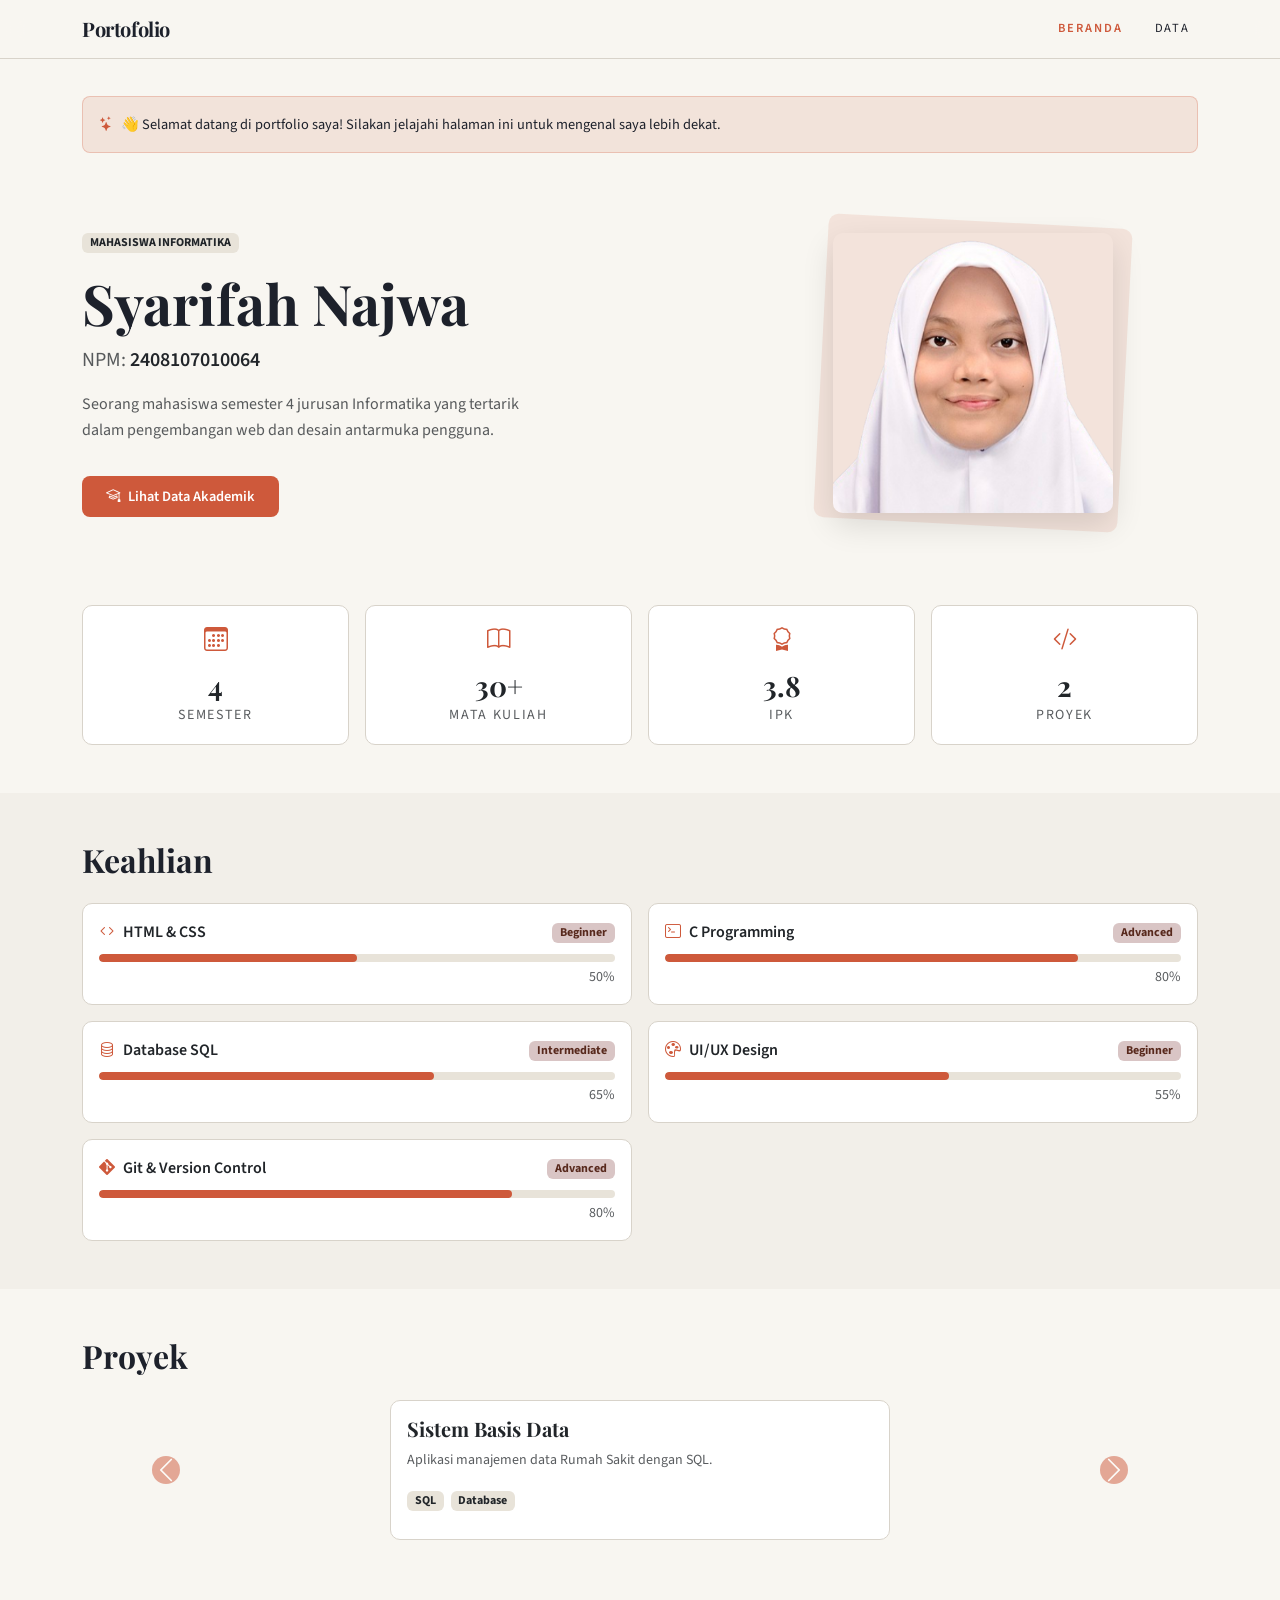
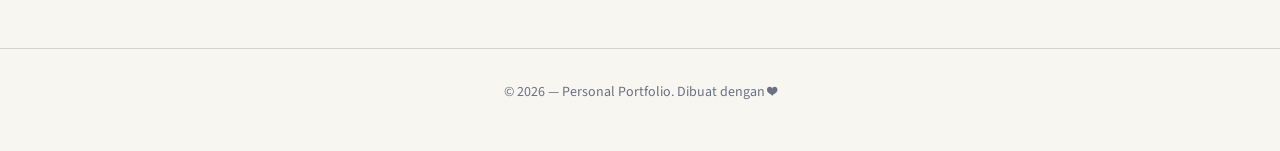
<file: index.html>
<!doctype html>
<html lang="id">
  <head>
    <meta charset="UTF-8" />
    <meta name="viewport" content="width=device-width, initial-scale=1.0" />
    <title>Syarifah Najwa — Portfolio</title>
    <link
      href="https://fonts.googleapis.com/css2?family=Playfair+Display:wght@400;700&family=Source+Sans+3:wght@300;400;600;700&display=swap"
      rel="stylesheet"
    />
    <link
      href="https://cdn.jsdelivr.net/npm/bootstrap@5.3.0/dist/css/bootstrap.min.css"
      rel="stylesheet"
    />
    <link
      href="https://cdn.jsdelivr.net/npm/bootstrap-icons@1.11.0/font/bootstrap-icons.css"
      rel="stylesheet"
    />
    <link rel="stylesheet" href="style.css" />
  </head>
  <body>
    <!-- Navbar -->
    <nav class="navbar navbar-expand-md fixed-top custom-navbar">
      <div class="container">
        <a class="navbar-brand fw-bold font-display" href="index.html"
          >Portofolio</a
        >
        <button
          class="navbar-toggler"
          type="button"
          data-bs-toggle="collapse"
          data-bs-target="#navMenu"
          aria-label="Toggle navigation"
        >
          <span class="navbar-toggler-icon"></span>
        </button>
        <div class="collapse navbar-collapse justify-content-end" id="navMenu">
          <ul class="navbar-nav gap-3">
            <li class="nav-item">
              <a class="nav-link active" href="index.html">Beranda</a>
            </li>
            <li class="nav-item">
              <a class="nav-link" href="data.html">Data</a>
            </li>
          </ul>
        </div>
      </div>
    </nav>

    <!-- Alert Banner -->
    <div class="container mt-alert">
      <div
        class="alert alert-warm d-flex align-items-center gap-2"
        role="alert"
      >
        <i class="bi bi-stars text-accent"></i>
        <span
          >👋 Selamat datang di portfolio saya! Silakan jelajahi halaman ini
          untuk mengenal saya lebih dekat.</span
        >
      </div>
    </div>

    <!-- Hero Section -->
    <section class="hero-section">
      <div class="container">
        <div class="row align-items-center gy-5">
          <div class="col-md-7">
            <span class="badge bg-secondary-custom text-dark mb-3"
              >MAHASISWA INFORMATIKA</span
            >
            <h1 class="font-display fw-bold display-4">Syarifah Najwa</h1>
            <p class="text-muted fs-5">
              NPM: <span class="text-dark fw-semibold">2408107010064</span>
            </p>
            <p class="text-muted mt-3" style="max-width: 440px">
              Seorang mahasiswa semester 4 jurusan Informatika yang tertarik
              dalam pengembangan web dan desain antarmuka pengguna.
            </p>
            <a href="data.html" class="btn btn-accent mt-3">
              <i class="bi bi-mortarboard me-2"></i>Lihat Data Akademik
            </a>
          </div>
          <div class="col-md-5 text-center">
            <div
              class="photo-wrapper"
              data-bs-toggle="tooltip"
              data-bs-placement="bottom"
              title="Syarifah Najwa — Informatika USK"
            >
              <div class="photo-bg-accent"></div>
              <img
                src="NAJWA.png"
                alt="Foto profil Syarifah Najwa"
                class="profile-photo"
              />
            </div>
          </div>
        </div>
      </div>
    </section>

    <!-- Stats Cards -->
    <section class="py-5">
      <div class="container">
        <div class="row g-3">
          <div class="col-6 col-md-3">
            <div class="card stat-card text-center">
              <div class="card-body">
                <i class="bi bi-calendar3 fs-4 text-accent"></i>
                <h3 class="fw-bold font-display mt-2 mb-0">4</h3>
                <small class="text-muted text-uppercase ls-wide"
                  >Semester</small
                >
              </div>
            </div>
          </div>
          <div class="col-6 col-md-3">
            <div class="card stat-card text-center">
              <div class="card-body">
                <i class="bi bi-book fs-4 text-accent"></i>
                <h3 class="fw-bold font-display mt-2 mb-0">30+</h3>
                <small class="text-muted text-uppercase ls-wide"
                  >Mata Kuliah</small
                >
              </div>
            </div>
          </div>
          <div class="col-6 col-md-3">
            <div class="card stat-card text-center">
              <div class="card-body">
                <i class="bi bi-award fs-4 text-accent"></i>
                <h3 class="fw-bold font-display mt-2 mb-0">3.8</h3>
                <small class="text-muted text-uppercase ls-wide">IPK</small>
              </div>
            </div>
          </div>
          <div class="col-6 col-md-3">
            <div class="card stat-card text-center">
              <div class="card-body">
                <i class="bi bi-code-slash fs-4 text-accent"></i>
                <h3 class="fw-bold font-display mt-2 mb-0">2</h3>
                <small class="text-muted text-uppercase ls-wide">Proyek</small>
              </div>
            </div>
          </div>
        </div>
      </div>
    </section>

    <!-- Skills Section -->
    <section class="skills-section py-5">
      <div class="container">
        <h2 class="font-display fw-bold mb-4">Keahlian</h2>
        <div class="row g-3">
          <div class="col-sm-6">
            <div class="card skill-card">
              <div class="card-body">
                <div
                  class="d-flex justify-content-between align-items-center mb-2"
                >
                  <span class="fw-semibold"
                    ><i class="bi bi-code text-accent me-2"></i>HTML & CSS</span
                  >
                  <span class="badge badge-outline">Beginner</span>
                </div>
                <div class="progress" style="height: 8px">
                  <div class="progress-bar bg-accent" style="width: 50%"></div>
                </div>
                <small class="text-muted d-block text-end mt-1">50%</small>
              </div>
            </div>
          </div>

          <div class="col-sm-6">
            <div class="card skill-card">
              <div class="card-body">
                <div
                  class="d-flex justify-content-between align-items-center mb-2"
                >
                  <span class="fw-semibold"
                    ><i class="bi bi-terminal text-accent me-2"></i>C
                    Programming</span
                  >
                  <span class="badge badge-outline">Advanced</span>
                </div>
                <div class="progress" style="height: 8px">
                  <div class="progress-bar bg-accent" style="width: 80%"></div>
                </div>
                <small class="text-muted d-block text-end mt-1">80%</small>
              </div>
            </div>
          </div>

          <div class="col-sm-6">
            <div class="card skill-card">
              <div class="card-body">
                <div
                  class="d-flex justify-content-between align-items-center mb-2"
                >
                  <span class="fw-semibold"
                    ><i class="bi bi-database text-accent me-2"></i>Database
                    SQL</span
                  >
                  <span class="badge badge-outline">Intermediate</span>
                </div>
                <div class="progress" style="height: 8px">
                  <div class="progress-bar bg-accent" style="width: 65%"></div>
                </div>
                <small class="text-muted d-block text-end mt-1">65%</small>
              </div>
            </div>
          </div>

          <div class="col-sm-6">
            <div class="card skill-card">
              <div class="card-body">
                <div
                  class="d-flex justify-content-between align-items-center mb-2"
                >
                  <span class="fw-semibold"
                    ><i class="bi bi-palette text-accent me-2"></i>UI/UX
                    Design</span
                  >
                  <span class="badge badge-outline">Beginner</span>
                </div>
                <div class="progress" style="height: 8px">
                  <div class="progress-bar bg-accent" style="width: 55%"></div>
                </div>
                <small class="text-muted d-block text-end mt-1">55%</small>
              </div>
            </div>
          </div>

          <div class="col-sm-6">
            <div class="card skill-card">
              <div class="card-body">
                <div
                  class="d-flex justify-content-between align-items-center mb-2"
                >
                  <span class="fw-semibold"
                    ><i class="bi bi-git text-accent me-2"></i>Git & Version
                    Control</span
                  >
                  <span class="badge badge-outline">Advanced</span>
                </div>
                <div class="progress" style="height: 8px">
                  <div class="progress-bar bg-accent" style="width: 80%"></div>
                </div>
                <small class="text-muted d-block text-end mt-1">80%</small>
              </div>
            </div>
          </div>
        </div>
      </div>
    </section>

    <!-- Projects Carousel -->
    <section class="py-5">
      <div class="container">
        <h2 class="font-display fw-bold mb-4">Proyek</h2>
        <div
          id="projectCarousel"
          class="carousel slide"
          data-bs-ride="carousel"
        >
          <div class="carousel-inner">
            <div class="carousel-item active">
              <div class="card project-card mx-auto" style="max-width: 500px">
                <div class="card-body">
                  <h5 class="font-display fw-bold">Sistem Basis Data</h5>
                  <p class="text-muted small">
                    Aplikasi manajemen data Rumah Sakit dengan SQL.
                  </p>
                  <span class="badge bg-secondary-custom text-dark me-1"
                    >SQL</span
                  >
                  <span class="badge bg-secondary-custom text-dark"
                    >Database</span
                  >
                </div>
              </div>
            </div>
            <div class="carousel-item">
              <div class="card project-card mx-auto" style="max-width: 500px">
                <div class="card-body">
                  <h5 class="font-display fw-bold">UI/UX Design</h5>
                  <p class="text-muted small">
                    Design aplikasi untuk mengetahui cuaca di suatu tempat
                    wisata.
                  </p>
                  <span class="badge bg-secondary-custom text-dark me-1"
                    >Figma</span
                  >
                  <span class="badge bg-secondary-custom text-dark">UI/UX</span>
                </div>
              </div>
            </div>
          </div>
          <button
            class="carousel-control-prev"
            type="button"
            data-bs-target="#projectCarousel"
            data-bs-slide="prev"
          >
            <span
              class="carousel-control-prev-icon bg-accent rounded-circle p-2"
            ></span>
          </button>
          <button
            class="carousel-control-next"
            type="button"
            data-bs-target="#projectCarousel"
            data-bs-slide="next"
          >
            <span
              class="carousel-control-next-icon bg-accent rounded-circle p-2"
            ></span>
          </button>
        </div>
      </div>
    </section>

    <!-- Footer -->
    <footer class="footer-section">
      <p>&copy; 2026 — Personal Portfolio. Dibuat dengan ❤️</p>
    </footer>

    <script src="https://cdn.jsdelivr.net/npm/bootstrap@5.3.0/dist/js/bootstrap.bundle.min.js"></script>
    <script>
      var tooltipTriggerList = [].slice.call(
        document.querySelectorAll('[data-bs-toggle="tooltip"]'),
      );
      tooltipTriggerList.map(function (el) {
        return new bootstrap.Tooltip(el);
      });
    </script>
  </body>
</html>
</file>
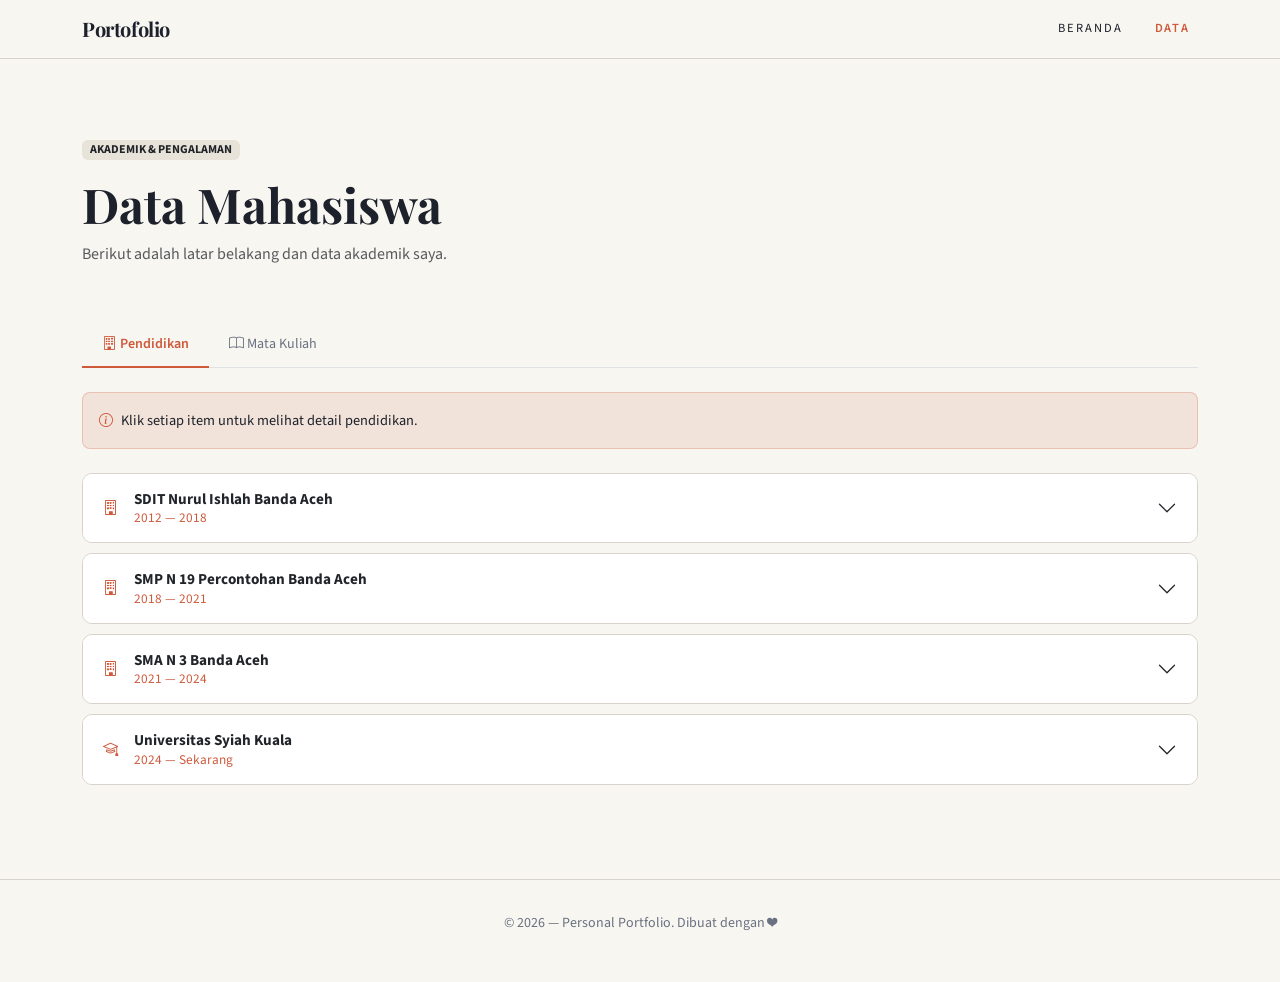
<file: data.html>
<!doctype html>
<html lang="id">
  <head>
    <meta charset="UTF-8" />
    <meta name="viewport" content="width=device-width, initial-scale=1.0" />
    <title>Data Mahasiswa — Syarifah Najwa</title>
        <link
      href="https://fonts.googleapis.com/css2?family=Playfair+Display:wght@400;700&family=Source+Sans+3:wght@300;400;600;700&display=swap"
      rel="stylesheet"
    />
    <link
      href="https://cdn.jsdelivr.net/npm/bootstrap@5.3.0/dist/css/bootstrap.min.css"
      rel="stylesheet"
    />
    <link
      href="https://cdn.jsdelivr.net/npm/bootstrap-icons@1.11.0/font/bootstrap-icons.css"
      rel="stylesheet"
    />
    <link rel="stylesheet" href="style.css" />
  </head>
  <body>
    <!-- Navbar -->
    <nav class="navbar navbar-expand-md fixed-top custom-navbar">
      <div class="container">
        <a class="navbar-brand fw-bold font-display" href="index.html"
          >Portofolio</a
        >
        <button
          class="navbar-toggler"
          type="button"
          data-bs-toggle="collapse"
          data-bs-target="#navMenu"
          aria-label="Toggle navigation"
        >
          <span class="navbar-toggler-icon"></span>
        </button>
        <div class="collapse navbar-collapse justify-content-end" id="navMenu">
          <ul class="navbar-nav gap-3">
            <li class="nav-item">
              <a class="nav-link" href="index.html">Beranda</a>
            </li>
            <li class="nav-item">
              <a class="nav-link active" href="data.html">Data</a>
            </li>
          </ul>
        </div>
      </div>
    </nav>

    <!-- Header -->
    <section class="hero-section pb-3">
      <div class="container">
        <span class="badge bg-secondary-custom text-dark mb-3"
          >AKADEMIK & PENGALAMAN</span
        >
        <h1 class="font-display fw-bold display-5">Data Mahasiswa</h1>
        <p class="text-muted" style="max-width: 540px">
          Berikut adalah latar belakang dan data akademik saya.
        </p>
      </div>
    </section>

    <!-- Tabs -->
    <section class="py-4">
      <div class="container">
        <ul class="nav nav-tabs custom-tabs mb-4" id="dataTabs" role="tablist">
          <li class="nav-item" role="presentation">
            <button
              class="nav-link active"
              id="edu-tab"
              data-bs-toggle="tab"
              data-bs-target="#edu"
              type="button"
              role="tab"
            >
              <i class="bi bi-building me-1"></i>Pendidikan
            </button>
          </li>
          <li class="nav-item" role="presentation">
            <button
              class="nav-link"
              id="mk-tab"
              data-bs-toggle="tab"
              data-bs-target="#mk"
              type="button"
              role="tab"
            >
              <i class="bi bi-book me-1"></i>Mata Kuliah
            </button>
          </li>
        </ul>

        <div class="tab-content" id="dataTabContent">
          <!-- Tab: Pendidikan — Accordion -->
          <div class="tab-pane fade show active" id="edu" role="tabpanel">
            <div
              class="alert alert-warm d-flex align-items-center gap-2 mb-4"
              role="alert"
            >
              <i class="bi bi-info-circle text-accent"></i>
              <span>Klik setiap item untuk melihat detail pendidikan.</span>
            </div>

            <div class="accordion custom-accordion" id="eduAccordion">
              <div class="accordion-item">
                <h2 class="accordion-header">
                  <button
                    class="accordion-button collapsed"
                    type="button"
                    data-bs-toggle="collapse"
                    data-bs-target="#edu1"
                  >
                    <i class="bi bi-building me-3 text-accent"></i>
                    <div>
                      <strong>SDIT Nurul Ishlah Banda Aceh</strong><br /><small
                        class="text-accent"
                        >2012 — 2018</small
                      >
                    </div>
                  </button>
                </h2>
                <div
                  id="edu1"
                  class="accordion-collapse collapse"
                  data-bs-parent="#eduAccordion"
                >
                  <div class="accordion-body text-muted ps-5">
                    Pendidikan dasar dengan kurikulum terpadu.
                  </div>
                </div>
              </div>
              <div class="accordion-item">
                <h2 class="accordion-header">
                  <button
                    class="accordion-button collapsed"
                    type="button"
                    data-bs-toggle="collapse"
                    data-bs-target="#edu2"
                  >
                    <i class="bi bi-building me-3 text-accent"></i>
                    <div>
                      <strong>SMP N 19 Percontohan Banda Aceh</strong
                      ><br /><small class="text-accent">2018 — 2021</small>
                    </div>
                  </button>
                </h2>
                <div
                  id="edu2"
                  class="accordion-collapse collapse"
                  data-bs-parent="#eduAccordion"
                >
                  <div class="accordion-body text-muted ps-5">
                    Pendidikan menengah pertama.
                  </div>
                </div>
              </div>
              <div class="accordion-item">
                <h2 class="accordion-header">
                  <button
                    class="accordion-button collapsed"
                    type="button"
                    data-bs-toggle="collapse"
                    data-bs-target="#edu3"
                  >
                    <i class="bi bi-building me-3 text-accent"></i>
                    <div>
                      <strong>SMA N 3 Banda Aceh</strong><br /><small
                        class="text-accent"
                        >2021 — 2024</small
                      >
                    </div>
                  </button>
                </h2>
                <div
                  id="edu3"
                  class="accordion-collapse collapse"
                  data-bs-parent="#eduAccordion"
                >
                  <div class="accordion-body text-muted ps-5">
                    Pendidikan menengah atas jurusan IPA TEKNIK.
                  </div>
                </div>
              </div>
              <div class="accordion-item">
                <h2 class="accordion-header">
                  <button
                    class="accordion-button collapsed"
                    type="button"
                    data-bs-toggle="collapse"
                    data-bs-target="#edu4"
                  >
                    <i class="bi bi-mortarboard me-3 text-accent"></i>
                    <div>
                      <strong>Universitas Syiah Kuala</strong><br /><small
                        class="text-accent"
                        >2024 — Sekarang</small
                      >
                    </div>
                  </button>
                </h2>
                <div
                  id="edu4"
                  class="accordion-collapse collapse"
                  data-bs-parent="#eduAccordion"
                >
                  <div class="accordion-body text-muted ps-5">
                    S1 Informatika, Fakultas MIPA.
                  </div>
                </div>
              </div>
            </div>
          </div>

          <!-- Tab: Mata Kuliah — Table -->
          <div class="tab-pane fade" id="mk" role="tabpanel">
            <div class="card border-custom">
              <div class="card-header bg-transparent border-0 pt-4 px-4">
                <h5 class="font-display fw-bold mb-0">
                  <i class="bi bi-book text-accent me-2"></i>Tabel Mata Kuliah
                </h5>
              </div>
              <div class="card-body px-4">
                <div class="table-responsive rounded">
                  <table
                    class="table table-hover align-middle mb-0 custom-table"
                  >
                    <thead>
                      <tr>
                        <th>No</th>
                        <th>Kode</th>
                        <th>Mata Kuliah</th>
                        <th class="text-center">SKS</th>
                        <th class="text-center">Nilai</th>
                      </tr>
                    </thead>
                    <tbody>
                      <tr>
                        <td>1</td>
                        <td class="font-monospace text-accent">SINF1001</td>
                        <td>Pemrograman</td>
                        <td class="text-center">4</td>
                        <td class="text-center">
                          <span class="badge bg-accent">A</span>
                        </td>
                      </tr>
                      <tr>
                        <td>2</td>
                        <td class="font-monospace text-accent">SINF1002</td>
                        <td>Struktur Diskrit</td>
                        <td class="text-center">3</td>
                        <td class="text-center">
                          <span class="badge bg-secondary-custom text-dark"
                            >AB</span
                          >
                        </td>
                      </tr>
                      <tr>
                        <td>3</td>
                        <td class="font-monospace text-accent">SINF1008</td>
                        <td>Jaringan Komputer</td>
                        <td class="text-center">3</td>
                        <td class="text-center">
                          <span class="badge bg-accent">A</span>
                        </td>
                      </tr>
                      <tr>
                        <td>4</td>
                        <td class="font-monospace text-accent">SINF1012</td>
                        <td>Basis Data 1</td>
                        <td class="text-center">3</td>
                        <td class="text-center">
                          <span class="badge bg-accent">A</span>
                        </td>
                      </tr>
                      <tr>
                        <td>5</td>
                        <td class="font-monospace text-accent">SINF2019</td>
                        <td>Basis Data 2</td>
                        <td class="text-center">3</td>
                        <td class="text-center">
                          <span class="badge bg-accent">A</span>
                        </td>
                      </tr>
                      <tr>
                        <td>6</td>
                        <td class="font-monospace text-accent">SINF2027</td>
                        <td>Human Computer Interaction</td>
                        <td class="text-center">3</td>
                        <td class="text-center">
                          <span class="badge bg-accent">A</span>
                        </td>
                      </tr>
                    </tbody>
                  </table>
            </div>
          </div>
        </div>
      </div>
    </section>

    <!-- Footer -->
    <footer class="footer-section">
      <p>&copy; 2026 — Personal Portfolio. Dibuat dengan ❤️</p>
    </footer>

    <script src="https://cdn.jsdelivr.net/npm/bootstrap@5.3.0/dist/js/bootstrap.bundle.min.js"></script>
  </body>
</html>
</file>
<file: style.css>
/* ===== Variables ===== */
:root {
  --bg: hsl(40, 33%, 96%);
  --fg: hsl(220, 20%, 14%);
  --card-bg: hsl(40, 25%, 93%);
  --muted: hsl(220, 10%, 46%);
  --accent: hsl(12, 60%, 52%);
  --accent-light: hsla(12, 60%, 52%, 0.12);
  --border-color: hsl(40, 15%, 82%);
  --secondary-bg: hsl(40, 25%, 88%);
  --font-display: 'Playfair Display', Georgia, serif;
  --font-body: 'Source Sans 3', system-ui, sans-serif;
}

/* ===== Base ===== */
*, *::before, *::after { box-sizing: border-box; }

body {
  background-color: var(--bg);
  color: var(--fg);
  font-family: var(--font-body);
  line-height: 1.6;
  padding-top: 76px;
}

.font-display { font-family: var(--font-display); }
h1, h2, h3, h4, h5 { font-family: var(--font-display); }

.text-accent { color: var(--accent) !important; }
.bg-accent { background-color: var(--accent) !important; color: #fff !important; }
.bg-secondary-custom { background-color: var(--secondary-bg) !important; }
.ls-wide { letter-spacing: 0.12em; }

/* ===== Navbar ===== */
.custom-navbar {
  background: hsla(40, 33%, 96%, 0.85) !important;
  backdrop-filter: blur(14px);
  border-bottom: 1px solid var(--border-color);
}

.custom-navbar .navbar-brand {
  color: var(--fg);
  font-size: 1.25rem;
  letter-spacing: -0.02em;
}

.custom-navbar .nav-link {
  font-size: 0.78rem;
  text-transform: uppercase;
  letter-spacing: 0.15em;
  color: var(--fg);
  transition: color 0.2s;
}

.custom-navbar .nav-link:hover,
.custom-navbar .nav-link.active {
  color: var(--accent);
  font-weight: 600;
}

/* ===== Alert Banner ===== */
.mt-alert { margin-top: 20px; }

.alert-warm {
  background: var(--accent-light);
  border: 1px solid hsla(12, 60%, 52%, 0.25);
  border-radius: 8px;
  color: var(--fg);
  font-size: 0.9rem;
}

/* ===== Hero ===== */
.hero-section {
  padding: 60px 0 40px;
}

.photo-wrapper {
  position: relative;
  display: inline-block;
  cursor: pointer;
}

.photo-bg-accent {
  position: absolute;
  inset: -12px;
  background: var(--accent-light);
  border-radius: 10px;
  transform: rotate(3deg);
}

.profile-photo {
  position: relative;
  width: 280px;
  height: 280px;
  object-fit: cover;
  border-radius: 10px;
  box-shadow: 0 12px 32px rgba(0,0,0,0.12);
}

/* ===== Button ===== */
.btn-accent {
  background: var(--accent);
  color: #fff;
  border: none;
  border-radius: 8px;
  padding: 10px 24px;
  font-weight: 600;
  font-size: 0.9rem;
  transition: opacity 0.2s;
}

.btn-accent:hover {
  opacity: 0.88;
  color: #fff;
}

/* ===== Stat Cards ===== */
.stat-card {
  border: 1px solid var(--border-color);
  border-radius: 10px;
  background: #fff;
  transition: border-color 0.2s;
}

.stat-card:hover {
  border-color: var(--accent);
}

/* ===== Skills ===== */
.skills-section {
  background: var(--card-bg);
}

.skill-card {
  border: 1px solid var(--border-color);
  border-radius: 10px;
  background: #fff;
}

.badge-outline {
  background: #d9c5c5; 
  color: #58291d;
}

.progress {
  background: var(--secondary-bg);
  border-radius: 999px;
}

.progress-bar.bg-accent {
  background: var(--accent) !important;
  border-radius: 999px;
}

/* ===== Project Carousel ===== */
.project-card {
  border: 1px solid var(--border-color);
  border-radius: 10px;
  min-height: 140px;
  transition: border-color 0.2s;
}

.project-card:hover {
  border-color: var(--accent);
}

.carousel-control-prev-icon,
.carousel-control-next-icon {
  width: 28px;
  height: 28px;
}

/* ===== Tabs ===== */
.custom-tabs .nav-link {
  font-family: var(--font-body);
  font-size: 0.88rem;
  color: var(--muted);
  border: none;
  border-bottom: 2px solid transparent;
  padding: 10px 20px;
  transition: all 0.2s;
}

.custom-tabs .nav-link.active {
  color: var(--accent);
  border-bottom: 2px solid var(--accent);
  background: transparent;
  font-weight: 600;
}

/* ===== Accordion ===== */
.custom-accordion .accordion-item {
  border: 1px solid var(--border-color);
  border-radius: 10px !important;
  margin-bottom: 10px;
  overflow: hidden;
}

.custom-accordion .accordion-button {
  background: #fff;
  box-shadow: none;
  font-family: var(--font-body);
  font-size: 0.95rem;
  padding: 16px 20px;
}

.custom-accordion .accordion-button:not(.collapsed) {
  background: var(--accent-light);
  color: var(--fg);
  border-bottom: 1px solid hsla(12, 60%, 52%, 0.2);
}

.custom-accordion .accordion-button::after {
  filter: none;
}

.custom-accordion .accordion-body {
  font-size: 0.9rem;
}

/* ===== Table ===== */
.border-custom {
  border: 1px solid var(--border-color);
  border-radius: 10px;
}

.custom-table thead {
  background: var(--secondary-bg);
}

.custom-table thead th {
  font-weight: 600;
  font-size: 0.85rem;
  border-bottom: none;
  padding: 12px 18px;
}

.custom-table tbody td {
  padding: 12px 18px;
  font-size: 0.9rem;
  vertical-align: middle;
}

/* ===== Footer ===== */
.footer-section {
  border-top: 1px solid var(--border-color);
  padding: 32px 24px;
  margin-top: 60px;
  text-align: center;
  font-size: 0.875rem;
  color: var(--muted);
}

/* ===== Responsive ===== */
@media (max-width: 768px) {
  .profile-photo {
    width: 220px;
    height: 220px;
  }

  h1.display-4 {
    font-size: 2.5rem;
  }
}
</file>
